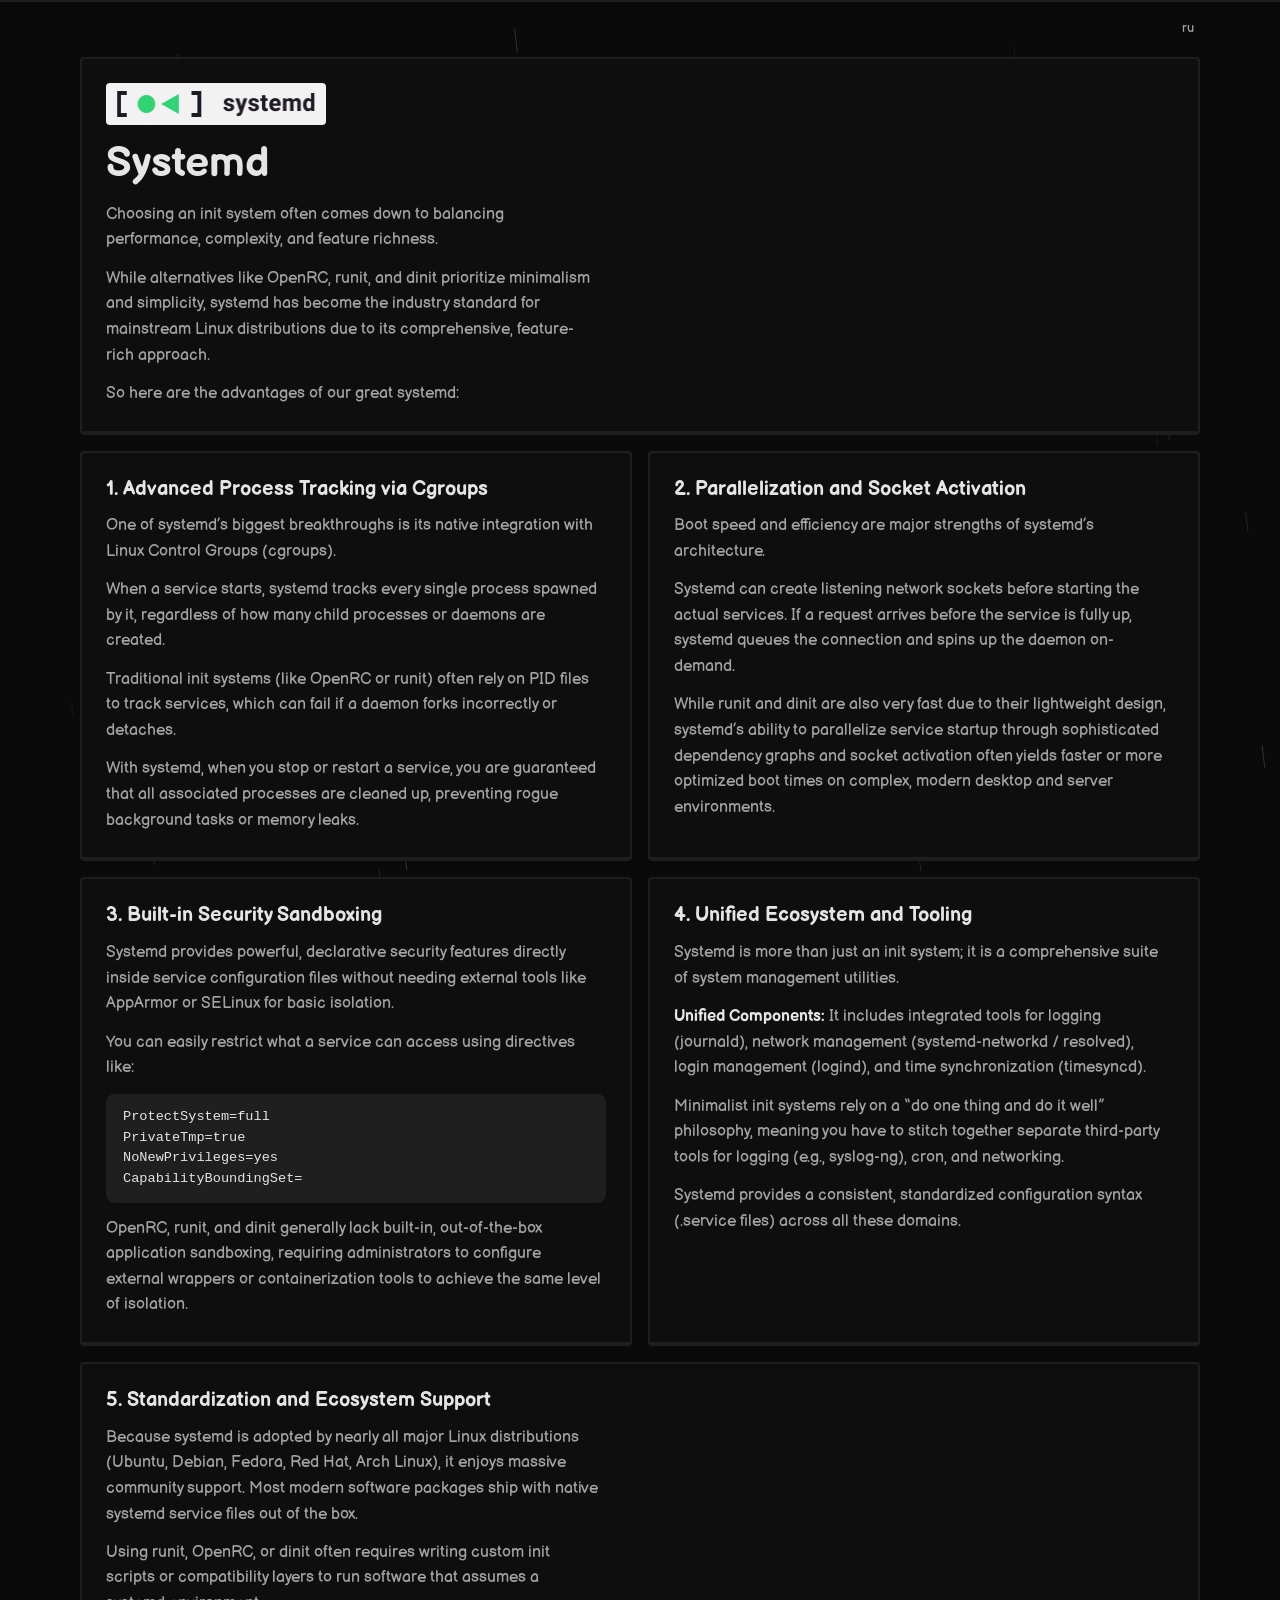
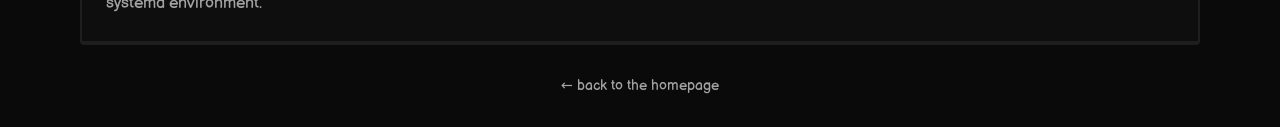
<file: systemd/index.html>
<!doctype html>
<html lang="en">
  <head>
    <meta charset="UTF-8" />
    <meta name="viewport" content="width=device-width, initial-scale=1.0" />
    <meta
      name="description"
      content="Notes on systemd: why it became the standard init system and its main advantages over OpenRC, runit, and dinit."
    />
    <link rel="icon" type="image/png" href="../img/root/avatar.png" />
    <title>Systemd</title>
    <link rel="stylesheet" href="../style.css" />
    <link
      rel="preload"
      href="../fonts/balsamiq-sans-regular-latin.woff2"
      as="font"
      type="font/woff2"
      crossorigin
    />
    <style>
      h2 {
        margin: 0;
        font-size: 1.5rem;
        color: var(--text);
        line-height: 1.2;
      }

      .page-title {
        font-size: clamp(1.8rem, 5vw, 2.6rem);
      }

      .muted strong {
        color: var(--text);
      }

      .hero-img {
        display: block;
        width: 220px;
        max-width: 100%;
        height: auto;
        margin: 0 0 0.9rem;
        padding: 0.5rem 0.7rem;
        border-radius: 4px;
        background: #f2f2f2;
      }

      .code-block {
        width: 100%;
        margin: 0.8rem 0 0;
        padding: 0.8rem 1rem;
        overflow-x: auto;
        border: 1px solid var(--border);
        border-radius: 8px;
        background: var(--surface-raised);
        color: var(--text);
        font-family: ui-monospace, SFMono-Regular, Menlo, Consolas, monospace;
        font-size: 0.85rem;
        line-height: 1.5;
      }
    </style>
  </head>
  <body>
    <canvas id="rain" aria-hidden="true"></canvas>
    <div class="progress-wrap" aria-hidden="true">
      <div class="progress-bar"></div>
    </div>
    <div class="page-shell">
      <div class="topbar-wrap">
        <div class="lang-switcher lang-switcher--plain">
          <a
            href="../ru/systemd/"
            hreflang="ru"
            lang="ru"
            aria-label="Switch to Russian"
            >ru</a
          >
        </div>
      </div>

      <div class="layout">
        <main class="content">
          <section class="hero pane" aria-label="What is systemd">
            <img
              class="hero-img"
              src="../img/assets/systemd.webp"
              alt="systemd logo"
            />
            <h1 class="page-title">Systemd</h1>
            <p class="muted">
              Choosing an init system often comes down to balancing
              performance, complexity, and feature richness.
            </p>
            <p class="muted">
              While alternatives like OpenRC, runit, and dinit prioritize
              minimalism and simplicity, systemd has become the industry
              standard for mainstream Linux distributions due to its
              comprehensive, feature-rich approach.
            </p>
            <p class="muted">So here are the advantages of our great systemd:</p>
          </section>

          <section class="pane-grid" aria-label="Advantages of systemd">
            <article class="pane">
              <h3>1. Advanced Process Tracking via Cgroups</h3>
              <p class="muted">
                One of systemd&rsquo;s biggest breakthroughs is its native
                integration with Linux Control Groups (cgroups).
              </p>
              <p class="muted">
                When a service starts, systemd tracks every single process
                spawned by it, regardless of how many child processes or daemons
                are created.
              </p>
              <p class="muted">
                Traditional init systems (like OpenRC or runit) often rely on
                PID files to track services, which can fail if a daemon forks
                incorrectly or detaches.
              </p>
              <p class="muted">
                With systemd, when you stop or restart a service, you are
                guaranteed that all associated processes are cleaned up,
                preventing rogue background tasks or memory leaks.
              </p>
            </article>

            <article class="pane">
              <h3>2. Parallelization and Socket Activation</h3>
              <p class="muted">
                Boot speed and efficiency are major strengths of systemd&rsquo;s
                architecture.
              </p>
              <p class="muted">
                Systemd can create listening network sockets before starting the
                actual services. If a request arrives before the service is fully
                up, systemd queues the connection and spins up the daemon
                on-demand.
              </p>
              <p class="muted">
                While runit and dinit are also very fast due to their lightweight
                design, systemd&rsquo;s ability to parallelize service startup
                through sophisticated dependency graphs and socket activation
                often yields faster or more optimized boot times on complex,
                modern desktop and server environments.
              </p>
            </article>

            <article class="pane">
              <h3>3. Built-in Security Sandboxing</h3>
              <p class="muted">
                Systemd provides powerful, declarative security features directly
                inside service configuration files without needing external
                tools like AppArmor or SELinux for basic isolation.
              </p>
              <p class="muted">
                You can easily restrict what a service can access using
                directives like:
              </p>
              <pre class="code-block"><code>ProtectSystem=full
PrivateTmp=true
NoNewPrivileges=yes
CapabilityBoundingSet=</code></pre>
              <p class="muted">
                OpenRC, runit, and dinit generally lack built-in,
                out-of-the-box application sandboxing, requiring administrators
                to configure external wrappers or containerization tools to
                achieve the same level of isolation.
              </p>
            </article>

            <article class="pane">
              <h3>4. Unified Ecosystem and Tooling</h3>
              <p class="muted">
                Systemd is more than just an init system; it is a comprehensive
                suite of system management utilities.
              </p>
              <p class="muted">
                <strong>Unified Components:</strong> It includes integrated tools
                for logging (journald), network management (systemd-networkd /
                resolved), login management (logind), and time synchronization
                (timesyncd).
              </p>
              <p class="muted">
                Minimalist init systems rely on a &ldquo;do one thing and do it
                well&rdquo; philosophy, meaning you have to stitch together
                separate third-party tools for logging (e.g., syslog-ng), cron,
                and networking.
              </p>
              <p class="muted">
                Systemd provides a consistent, standardized configuration syntax
                (.service files) across all these domains.
              </p>
            </article>

            <article class="pane span-all">
              <h3>5. Standardization and Ecosystem Support</h3>
              <p class="muted">
                Because systemd is adopted by nearly all major Linux
                distributions (Ubuntu, Debian, Fedora, Red Hat, Arch Linux), it
                enjoys massive community support. Most modern software packages
                ship with native systemd service files out of the box.
              </p>
              <p class="muted">
                Using runit, OpenRC, or dinit often requires writing custom init
                scripts or compatibility layers to run software that assumes a
                systemd environment.
              </p>
            </article>
          </section>
        </main>
      </div>

      <footer class="footer">
        <a class="text-link" href="../">&larr; back to the homepage</a>
      </footer>
    </div>
    <script src="../scripts/rain.js" defer></script>
    <script src="../scripts/progress.js" defer></script>
  </body>
</html>
</file>
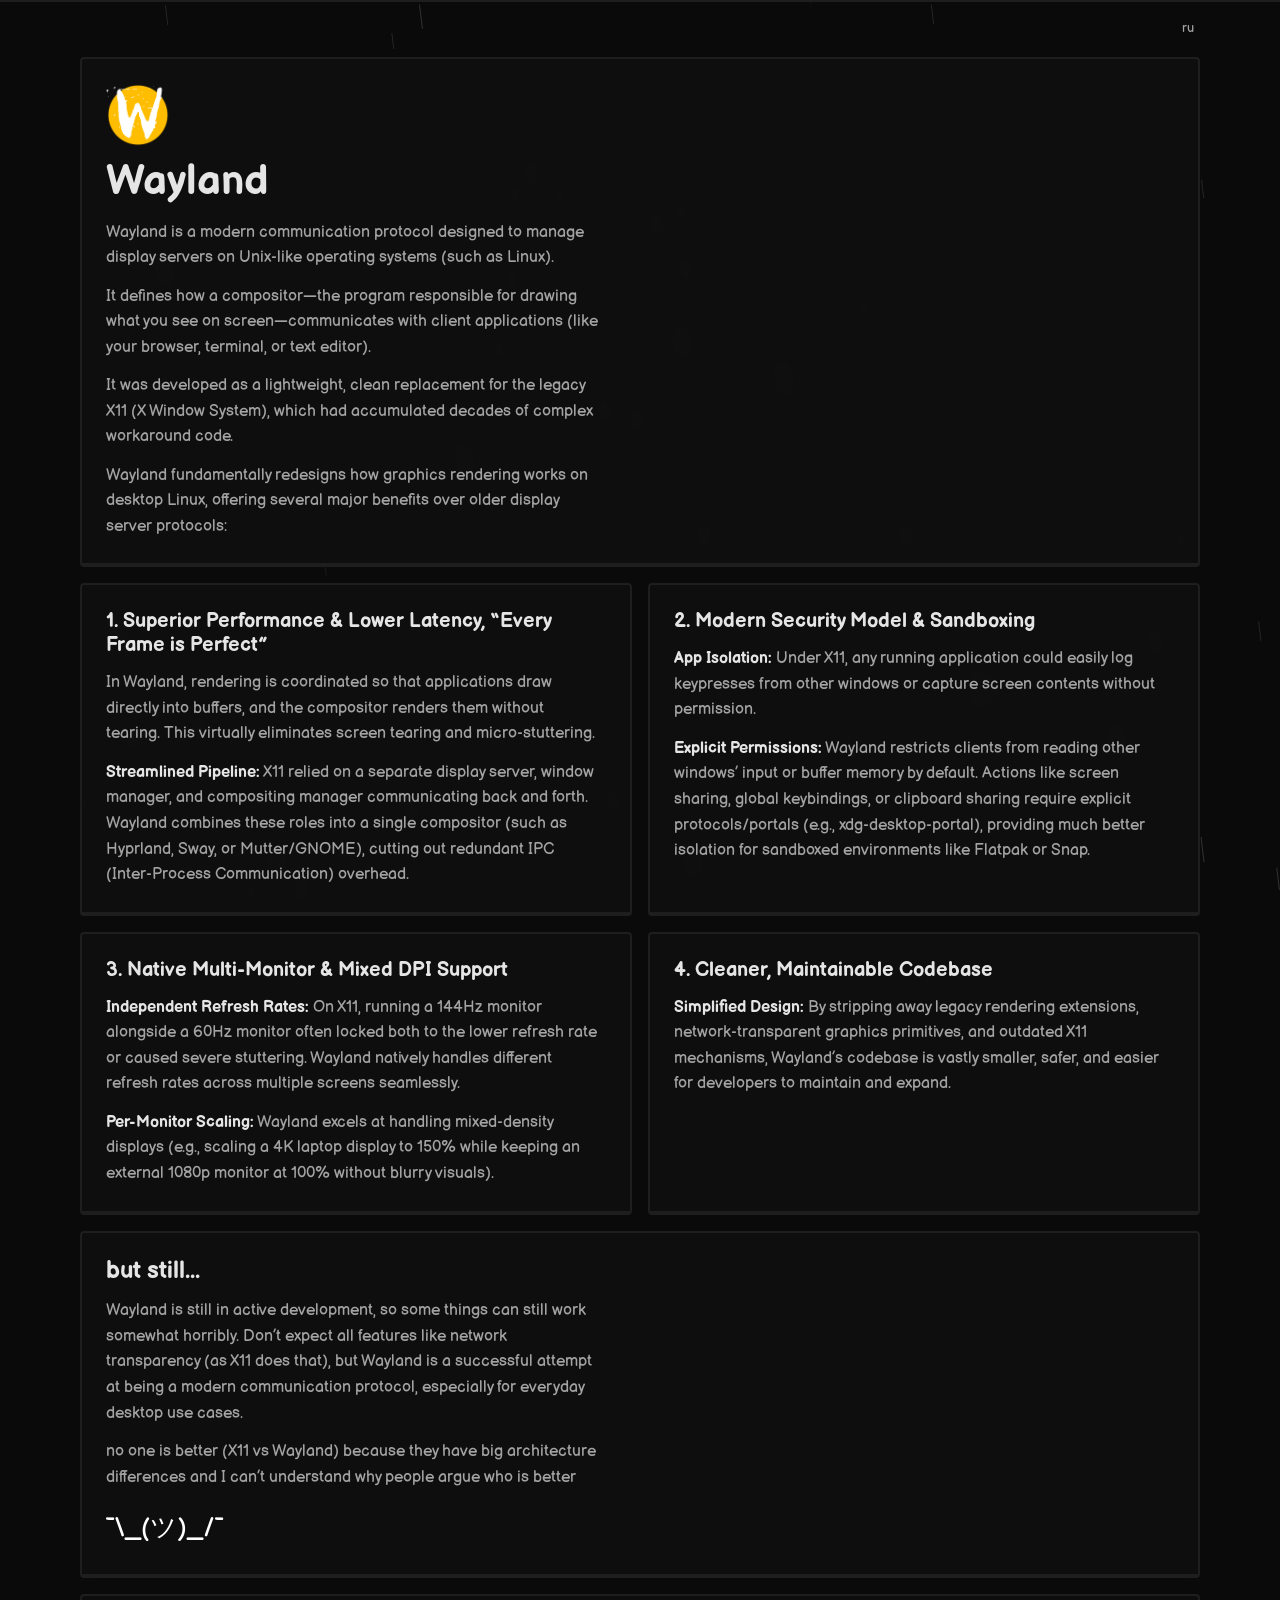
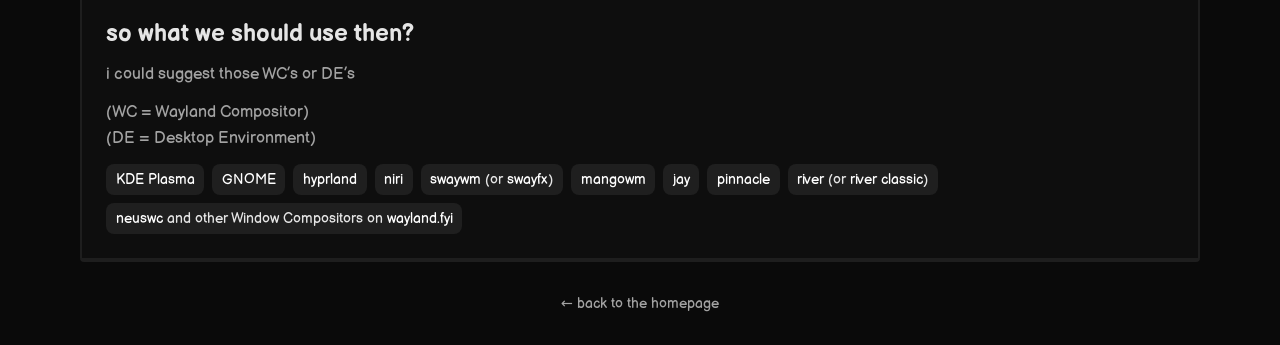
<file: wayland/index.html>
<!doctype html>
<html lang="en">
  <head>
    <meta charset="UTF-8" />
    <meta name="viewport" content="width=device-width, initial-scale=1.0" />
    <meta
      name="description"
      content="Notes on Wayland: what it is, how it improves on X11, and which compositors or desktop environments to use."
    />
    <link rel="icon" type="image/png" href="../img/root/avatar.png" />
    <title>Wayland</title>
    <link rel="stylesheet" href="../style.css" />
    <link
      rel="preload"
      href="../fonts/balsamiq-sans-regular-latin.woff2"
      as="font"
      type="font/woff2"
      crossorigin
    />
    <style>
      h2 {
        margin: 0;
        font-size: 1.5rem;
        color: var(--text);
        line-height: 1.2;
      }

      .page-title {
        font-size: clamp(1.8rem, 5vw, 2.6rem);
      }

      .muted strong {
        color: var(--text);
      }

      .chip-list li {
        background: var(--surface-raised);
        padding: 0.25rem 0.6rem;
        border-radius: 8px;
        font-size: 0.9rem;
      }

      .chip-list li a {
        background: transparent;
        padding: 0;
      }

      .hero-img {
        display: block;
        width: 64px;
        max-width: 100%;
        height: auto;
        margin: 0 0 0.6rem;
      }

      .shrug {
        margin: 1.2rem 0 0;
        color: var(--accent);
        font-size: clamp(1.2rem, 4vw, 1.6rem);
        user-select: none;
      }
    </style>
  </head>
  <body>
    <canvas id="rain" aria-hidden="true"></canvas>
    <div class="progress-wrap" aria-hidden="true">
      <div class="progress-bar"></div>
    </div>
    <div class="page-shell">
      <div class="topbar-wrap">
        <div class="lang-switcher lang-switcher--plain">
          <a
            href="../ru/wayland/"
            hreflang="ru"
            lang="ru"
            aria-label="Switch to Russian"
            >ru</a
          >
        </div>
      </div>

      <div class="layout">
        <main class="content">
          <section class="hero pane" aria-label="What is Wayland">
            <img
              class="hero-img"
              src="../img/assets/wayland.webp"
              alt="Wayland logo"
            />
            <h1 class="page-title">Wayland</h1>
            <p class="muted">
              Wayland is a modern communication protocol designed to manage
              display servers on Unix-like operating systems (such as Linux).
            </p>
            <p class="muted">
              It defines how a compositor&mdash;the program responsible for
              drawing what you see on screen&mdash;communicates with client
              applications (like your browser, terminal, or text editor).
            </p>
            <p class="muted">
              It was developed as a lightweight, clean replacement for the
              legacy X11 (X Window System), which had accumulated decades of
              complex workaround code.
            </p>
            <p class="muted">
              Wayland fundamentally redesigns how graphics rendering works on
              desktop Linux, offering several major benefits over older display
              server protocols:
            </p>
          </section>

          <section class="pane-grid" aria-label="Benefits of Wayland">
            <article class="pane">
              <h3>
                1. Superior Performance &amp; Lower Latency, &ldquo;Every Frame
                is Perfect&rdquo;
              </h3>
              <p class="muted">
                In Wayland, rendering is coordinated so that applications draw
                directly into buffers, and the compositor renders them without
                tearing. This virtually eliminates screen tearing and
                micro-stuttering.
              </p>
              <p class="muted">
                <strong>Streamlined Pipeline:</strong> X11 relied on a separate
                display server, window manager, and compositing manager
                communicating back and forth. Wayland combines these roles into
                a single compositor (such as Hyprland, Sway, or Mutter/GNOME),
                cutting out redundant IPC (Inter-Process Communication)
                overhead.
              </p>
            </article>

            <article class="pane">
              <h3>2. Modern Security Model &amp; Sandboxing</h3>
              <p class="muted">
                <strong>App Isolation:</strong> Under X11, any running
                application could easily log keypresses from other windows or
                capture screen contents without permission.
              </p>
              <p class="muted">
                <strong>Explicit Permissions:</strong> Wayland restricts clients
                from reading other windows&rsquo; input or buffer memory by
                default. Actions like screen sharing, global keybindings, or
                clipboard sharing require explicit protocols/portals (e.g.,
                xdg-desktop-portal), providing much better isolation for
                sandboxed environments like Flatpak or Snap.
              </p>
            </article>

            <article class="pane">
              <h3>3. Native Multi-Monitor &amp; Mixed DPI Support</h3>
              <p class="muted">
                <strong>Independent Refresh Rates:</strong> On X11, running a
                144Hz monitor alongside a 60Hz monitor often locked both to the
                lower refresh rate or caused severe stuttering. Wayland natively
                handles different refresh rates across multiple screens
                seamlessly.
              </p>
              <p class="muted">
                <strong>Per-Monitor Scaling:</strong> Wayland excels at handling
                mixed-density displays (e.g., scaling a 4K laptop display to
                150% while keeping an external 1080p monitor at 100% without
                blurry visuals).
              </p>
            </article>

            <article class="pane">
              <h3>4. Cleaner, Maintainable Codebase</h3>
              <p class="muted">
                <strong>Simplified Design:</strong> By stripping away legacy
                rendering extensions, network-transparent graphics primitives,
                and outdated X11 mechanisms, Wayland&rsquo;s codebase is vastly
                smaller, safer, and easier for developers to maintain and
                expand.
              </p>
            </article>
          </section>

          <section class="pane" aria-label="But still">
            <h2>but still...</h2>
            <p class="muted">
              Wayland is still in active development, so some things can still
              work somewhat horribly. Don&rsquo;t expect all features like
              network transparency (as X11 does that), but Wayland is a
              successful attempt at being a modern communication protocol,
              especially for everyday desktop use cases.
            </p>
            <p class="muted">
              no one is better (X11 vs Wayland) because they have big
              architecture differences and I can&rsquo;t understand why people
              argue who is better
            </p>
            <p class="shrug">¯\_(ツ)_/¯</p>
          </section>

          <section class="pane" aria-label="What to use">
            <h2>so what we should use then?</h2>
            <p class="muted">i could suggest those WC&rsquo;s or DE&rsquo;s</p>
            <p class="muted">
              (WC = Wayland Compositor)<br />
              (DE = Desktop Environment)
            </p>
            <ul class="chip-list">
              <li>
                <a
                  href="https://kde.org/plasma-desktop/"
                  target="_blank"
                  rel="noopener noreferrer"
                  >KDE Plasma</a
                >
              </li>
              <li>
                <a
                  href="https://www.gnome.org/"
                  target="_blank"
                  rel="noopener noreferrer"
                  >GNOME</a
                >
              </li>
              <li>
                <a
                  href="https://hypr.land/"
                  target="_blank"
                  rel="noopener noreferrer"
                  >hyprland</a
                >
              </li>
              <li>
                <a
                  href="https://github.com/niri-wm/niri"
                  target="_blank"
                  rel="noopener noreferrer"
                  >niri</a
                >
              </li>
              <li>
                <a
                  href="https://swaywm.org/"
                  target="_blank"
                  rel="noopener noreferrer"
                  >swaywm</a
                >
                (or
                <a
                  href="https://github.com/wlrfx/swayfx"
                  target="_blank"
                  rel="noopener noreferrer"
                  >swayfx</a
                >)
              </li>
              <li>
                <a
                  href="https://github.com/mangowm/mango"
                  target="_blank"
                  rel="noopener noreferrer"
                  >mangowm</a
                >
              </li>
              <li>
                <a
                  href="https://github.com/mahkoh/jay"
                  target="_blank"
                  rel="noopener noreferrer"
                  >jay</a
                >
              </li>
              <li>
                <a
                  href="https://github.com/pinnacle-comp/pinnacle"
                  target="_blank"
                  rel="noopener noreferrer"
                  >pinnacle</a
                >
              </li>
              <li>
                <a
                  href="https://codeberg.org/river/river"
                  target="_blank"
                  rel="noopener noreferrer"
                  >river</a
                >
                (or
                <a
                  href="https://codeberg.org/river/river-classic"
                  target="_blank"
                  rel="noopener noreferrer"
                  >river classic</a
                >)
              </li>
              <li>
                <a
                  href="https://codeberg.org/shar/neuswc"
                  target="_blank"
                  rel="noopener noreferrer"
                  >neuswc</a
                >
                and other Window Compositors on
                <a
                  href="https://wayland.fyi/"
                  target="_blank"
                  rel="noopener noreferrer"
                  >wayland.fyi</a
                >
              </li>
            </ul>
          </section>
        </main>
      </div>

      <footer class="footer">
        <a class="text-link" href="../">&larr; back to the homepage</a>
      </footer>
    </div>
    <script src="../scripts/rain.js" defer></script>
    <script src="../scripts/progress.js" defer></script>
  </body>
</html>
</file>
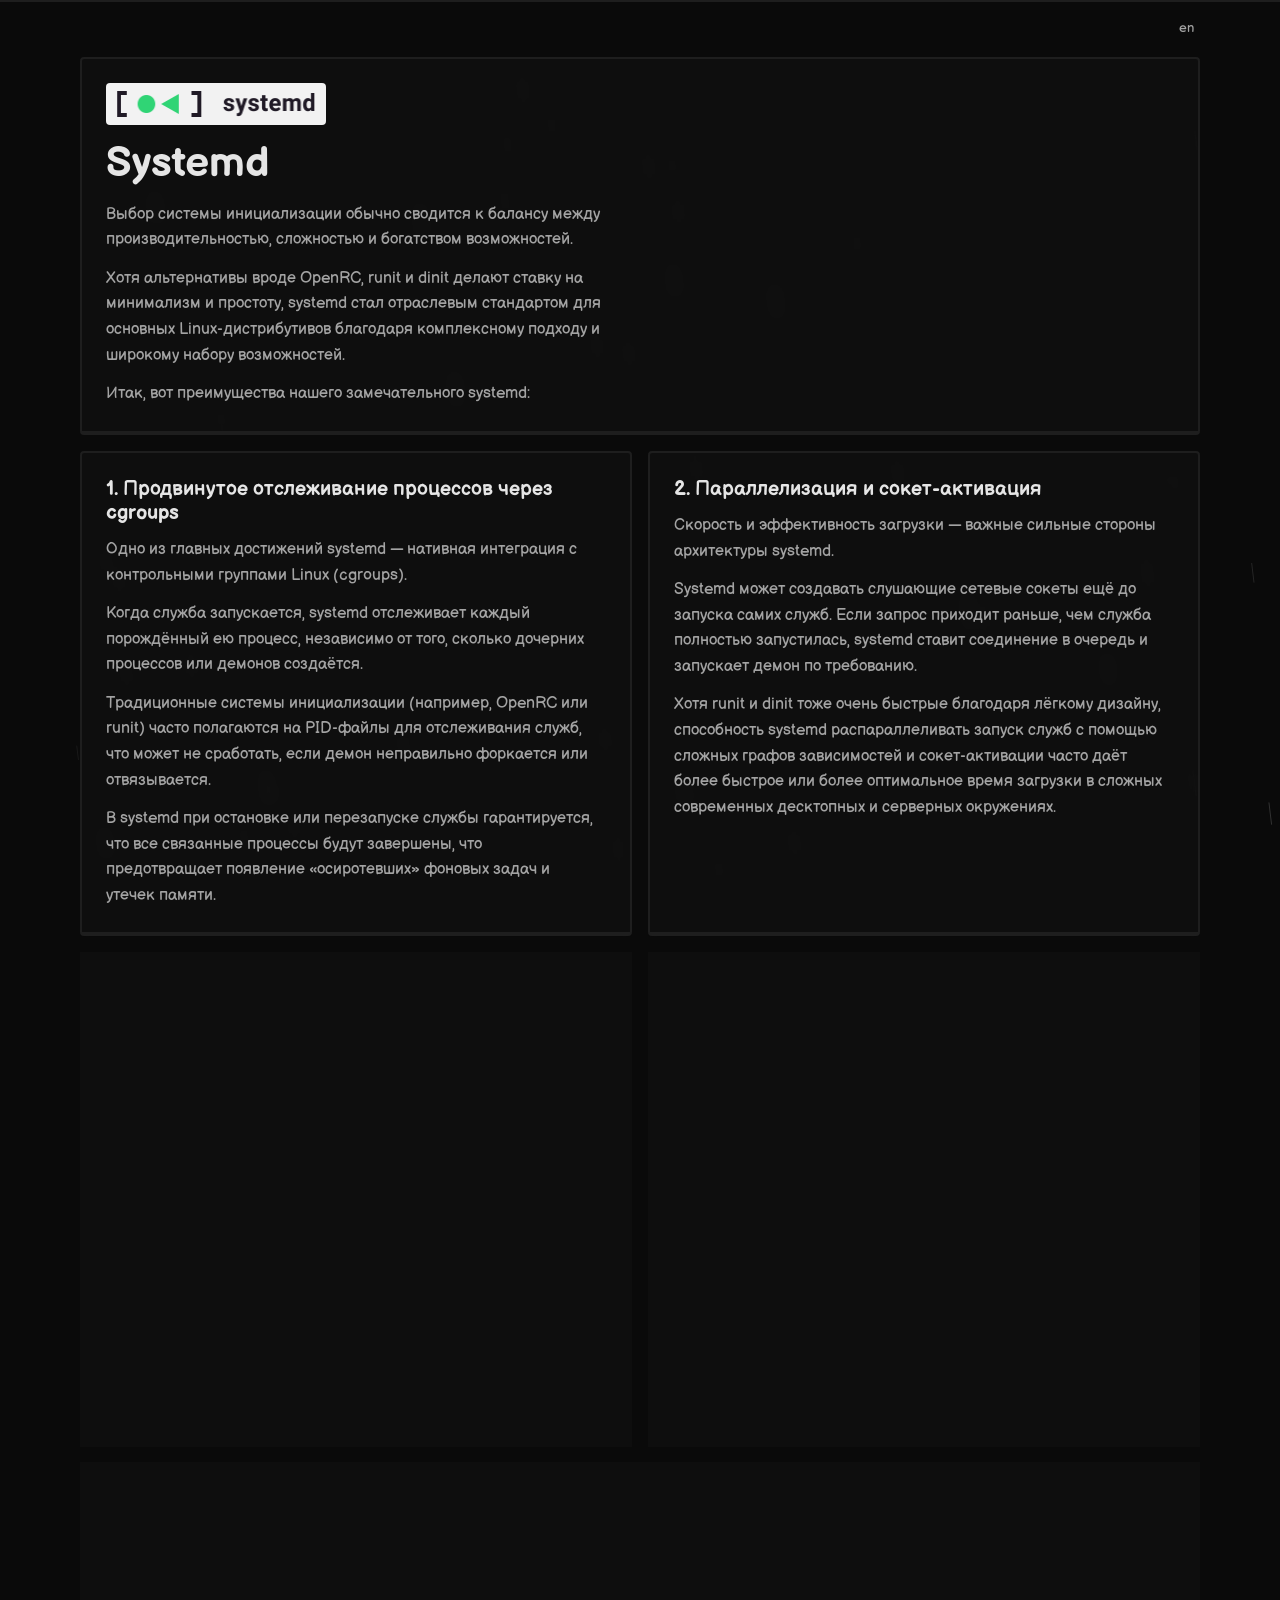
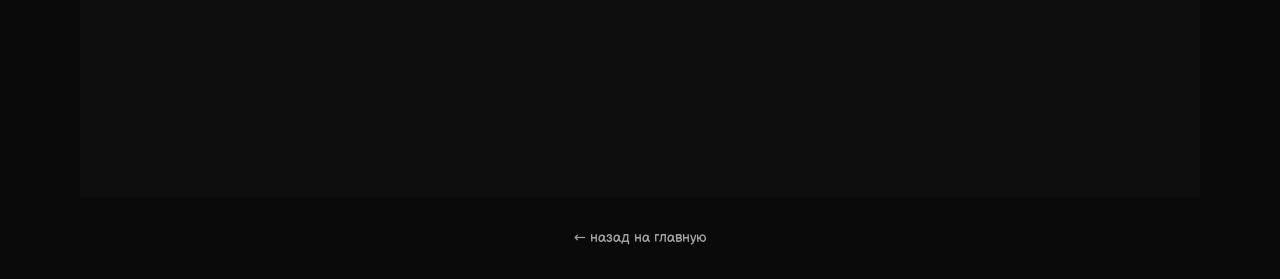
<file: ru/systemd/index.html>
<!doctype html>
<html lang="ru">
  <head>
    <meta charset="UTF-8" />
    <meta name="viewport" content="width=device-width, initial-scale=1.0" />
    <meta
      name="description"
      content="Заметки о systemd: почему он стал стандартной системой инициализации и в чём его основные преимущества перед OpenRC, runit и dinit."
    />
    <link rel="icon" type="image/png" href="../../img/root/avatar.png" />
    <title>Systemd</title>
    <link rel="stylesheet" href="../../style.css" />
    <link
      rel="preload"
      href="../../fonts/balsamiq-sans-regular-latin.woff2"
      as="font"
      type="font/woff2"
      crossorigin
    />
    <style>
      h2 {
        margin: 0;
        font-size: 1.5rem;
        color: var(--text);
        line-height: 1.2;
      }

      .page-title {
        font-size: clamp(1.8rem, 5vw, 2.6rem);
      }

      .muted strong {
        color: var(--text);
      }

      .hero-img {
        display: block;
        width: 220px;
        max-width: 100%;
        height: auto;
        margin: 0 0 0.9rem;
        padding: 0.5rem 0.7rem;
        border-radius: 4px;
        background: #f2f2f2;
      }

      .code-block {
        width: 100%;
        margin: 0.8rem 0 0;
        padding: 0.8rem 1rem;
        overflow-x: auto;
        border: 1px solid var(--border);
        border-radius: 8px;
        background: var(--surface-raised);
        color: var(--text);
        font-family: ui-monospace, SFMono-Regular, Menlo, Consolas, monospace;
        font-size: 0.85rem;
        line-height: 1.5;
      }
    </style>
  </head>
  <body>
    <canvas id="rain" aria-hidden="true"></canvas>
    <div class="progress-wrap" aria-hidden="true">
      <div class="progress-bar"></div>
    </div>
    <div class="page-shell">
      <div class="topbar-wrap">
        <div class="lang-switcher lang-switcher--plain">
          <a
            href="../../systemd/"
            hreflang="en"
            lang="en"
            aria-label="Переключить на английский"
            >en</a
          >
        </div>
      </div>

      <div class="layout">
        <main class="content">
          <section class="hero pane" aria-label="Что такое systemd">
            <img
              class="hero-img"
              src="../../img/assets/systemd.webp"
              alt="Логотип systemd"
            />
            <h1 class="page-title">Systemd</h1>
            <p class="muted">
              Выбор системы инициализации обычно сводится к балансу между
              производительностью, сложностью и богатством возможностей.
            </p>
            <p class="muted">
              Хотя альтернативы вроде OpenRC, runit и dinit делают ставку на
              минимализм и простоту, systemd стал отраслевым стандартом для
              основных Linux-дистрибутивов благодаря комплексному подходу и
              широкому набору возможностей.
            </p>
            <p class="muted">
              Итак, вот преимущества нашего замечательного systemd:
            </p>
          </section>

          <section class="pane-grid" aria-label="Преимущества systemd">
            <article class="pane">
              <h3>1. Продвинутое отслеживание процессов через cgroups</h3>
              <p class="muted">
                Одно из главных достижений systemd&nbsp;&mdash; нативная
                интеграция с контрольными группами Linux (cgroups).
              </p>
              <p class="muted">
                Когда служба запускается, systemd отслеживает каждый порождённый
                ею процесс, независимо от того, сколько дочерних процессов или
                демонов создаётся.
              </p>
              <p class="muted">
                Традиционные системы инициализации (например, OpenRC или runit)
                часто полагаются на PID-файлы для отслеживания служб, что может
                не сработать, если демон неправильно форкается или отвязывается.
              </p>
              <p class="muted">
                В systemd при остановке или перезапуске службы гарантируется, что
                все связанные процессы будут завершены, что предотвращает
                появление «осиротевших» фоновых задач и утечек памяти.
              </p>
            </article>

            <article class="pane">
              <h3>2. Параллелизация и сокет-активация</h3>
              <p class="muted">
                Скорость и эффективность загрузки&nbsp;&mdash; важные сильные
                стороны архитектуры systemd.
              </p>
              <p class="muted">
                Systemd может создавать слушающие сетевые сокеты ещё до запуска
                самих служб. Если запрос приходит раньше, чем служба полностью
                запустилась, systemd ставит соединение в очередь и запускает
                демон по требованию.
              </p>
              <p class="muted">
                Хотя runit и dinit тоже очень быстрые благодаря лёгкому дизайну,
                способность systemd распараллеливать запуск служб с помощью
                сложных графов зависимостей и сокет-активации часто даёт более
                быстрое или более оптимальное время загрузки в сложных
                современных десктопных и серверных окружениях.
              </p>
            </article>

            <article class="pane">
              <h3>3. Встроенная песочница безопасности</h3>
              <p class="muted">
                Systemd предоставляет мощные декларативные средства безопасности
                прямо в конфигурационных файлах служб, не требуя внешних
                инструментов вроде AppArmor или SELinux для базовой изоляции.
              </p>
              <p class="muted">
                Вы можете легко ограничить доступ службы к системе с помощью
                таких директив:
              </p>
              <pre class="code-block"><code>ProtectSystem=full
PrivateTmp=true
NoNewPrivileges=yes
CapabilityBoundingSet=</code></pre>
              <p class="muted">
                OpenRC, runit и dinit, как правило, не имеют встроенной «из
                коробки» песочницы для приложений, поэтому администраторам
                приходится настраивать внешние обёртки или инструменты
                контейнеризации, чтобы добиться такого же уровня изоляции.
              </p>
            </article>

            <article class="pane">
              <h3>4. Единая экосистема и инструменты</h3>
              <p class="muted">
                Systemd&nbsp;&mdash; это больше, чем просто система инициализации;
                это комплексный набор утилит для управления системой.
              </p>
              <p class="muted">
                <strong>Единые компоненты:</strong> он включает интегрированные
                инструменты для логирования (journald), управления сетью
                (systemd-networkd / resolved), управления входом (logind) и
                синхронизации времени (timesyncd).
              </p>
              <p class="muted">
                Минималистичные системы инициализации следуют философии «делай
                одну вещь и делай её хорошо», а значит, для логирования
                (например, syslog-ng), cron и сети приходится собирать вместе
                отдельные сторонние инструменты.
              </p>
              <p class="muted">
                Systemd обеспечивает единообразный стандартизированный синтаксис
                конфигурации (.service-файлы) во всех этих областях.
              </p>
            </article>

            <article class="pane span-all">
              <h3>5. Стандартизация и поддержка экосистемы</h3>
              <p class="muted">
                Поскольку systemd используется почти во всех крупных
                Linux-дистрибутивах (Ubuntu, Debian, Fedora, Red Hat, Arch
                Linux), он пользуется огромной поддержкой сообщества. Большинство
                современных программ поставляются с нативными systemd-юнитами из
                коробки.
              </p>
              <p class="muted">
                При использовании runit, OpenRC или dinit часто приходится писать
                собственные init-скрипты или слои совместимости, чтобы запускать
                программы, которые рассчитывают на окружение systemd.
              </p>
            </article>
          </section>
        </main>
      </div>

      <footer class="footer">
        <a class="text-link" href="../">&larr; назад на главную</a>
      </footer>
    </div>
    <script src="../../scripts/rain.js" defer></script>
    <script src="../../scripts/progress.js" defer></script>
  </body>
</html>
</file>
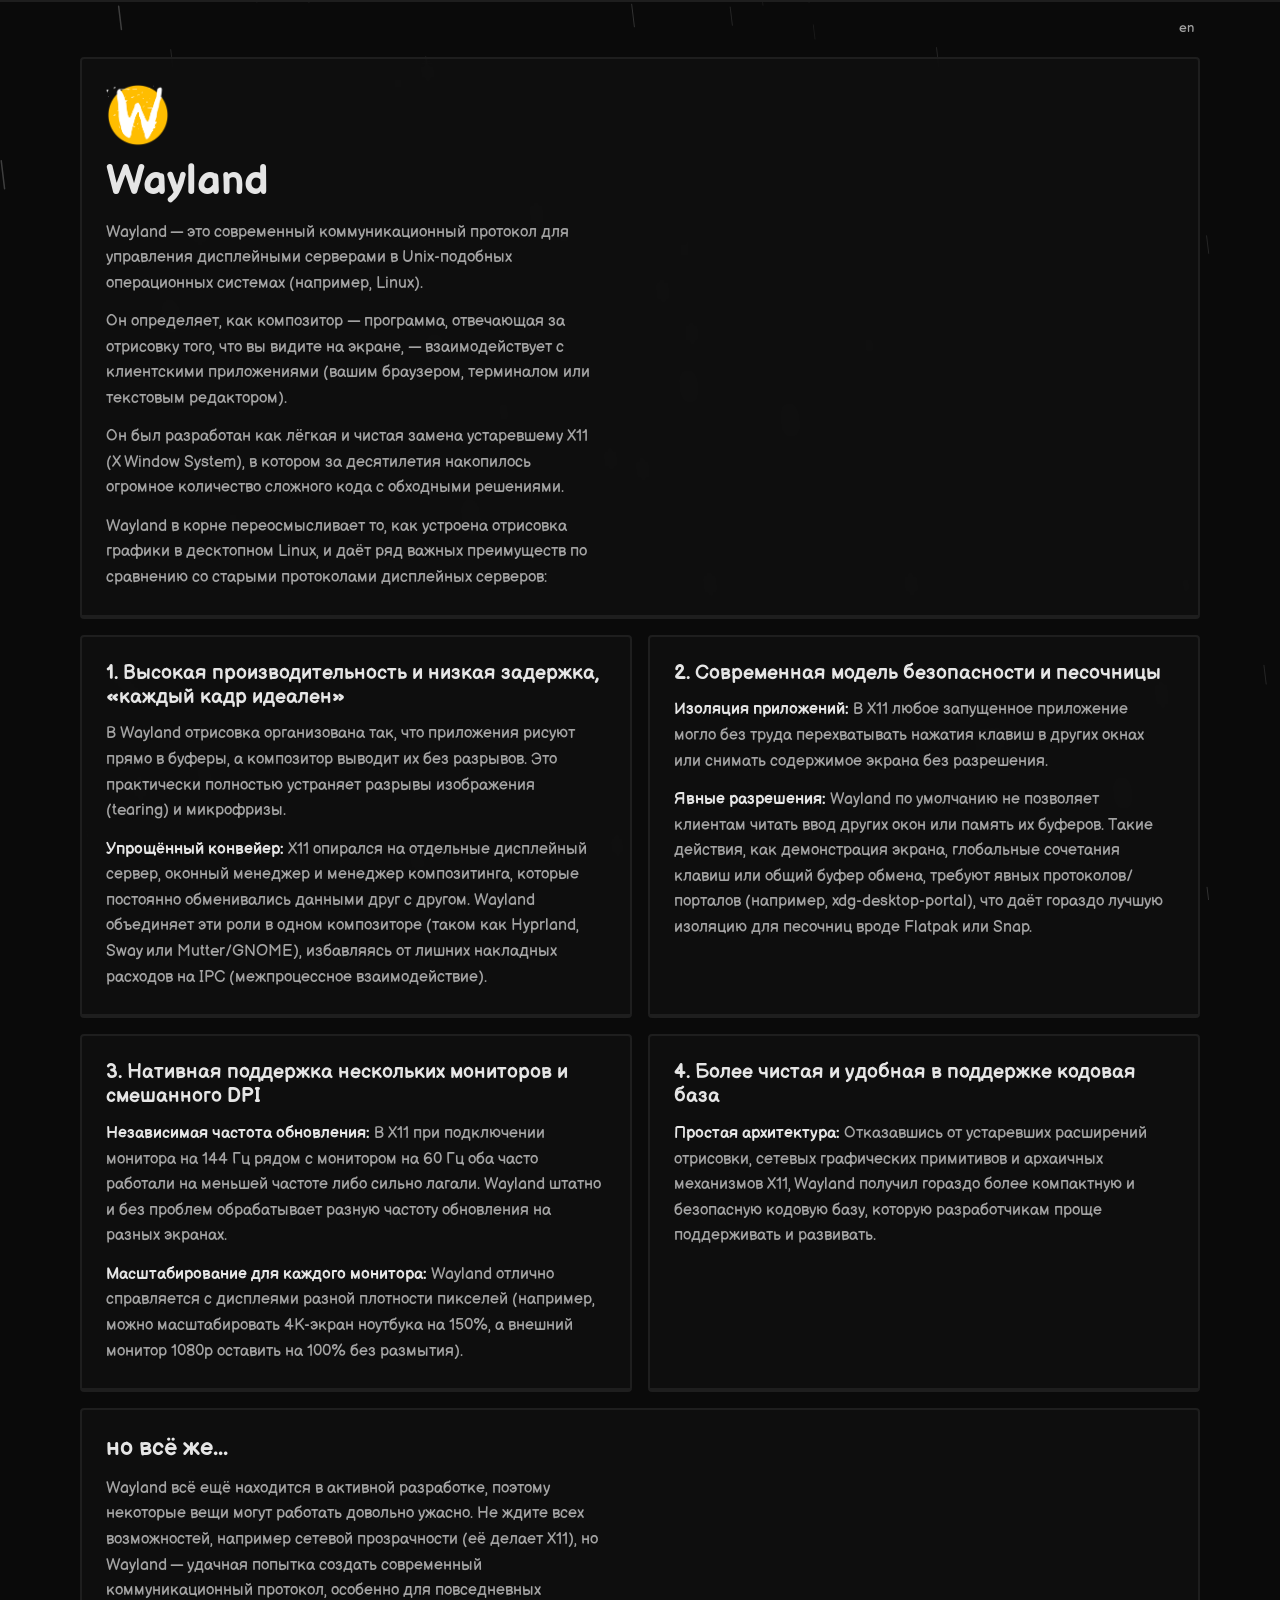
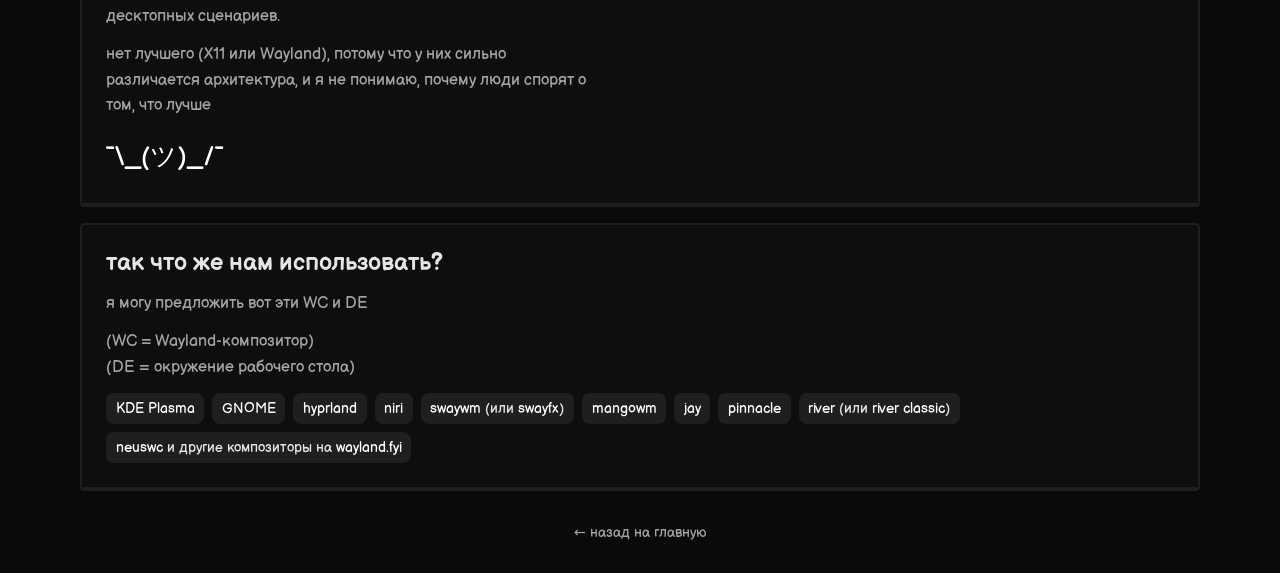
<file: ru/wayland/index.html>
<!doctype html>
<html lang="ru">
  <head>
    <meta charset="UTF-8" />
    <meta name="viewport" content="width=device-width, initial-scale=1.0" />
    <meta
      name="description"
      content="Заметки о Wayland: что это такое, чем он лучше X11 и какие композиторы или окружения рабочего стола использовать."
    />
    <link rel="icon" type="image/png" href="../../img/root/avatar.png" />
    <title>Wayland</title>
    <link rel="stylesheet" href="../../style.css" />
    <link
      rel="preload"
      href="../../fonts/balsamiq-sans-regular-latin.woff2"
      as="font"
      type="font/woff2"
      crossorigin
    />
    <style>
      h2 {
        margin: 0;
        font-size: 1.5rem;
        color: var(--text);
        line-height: 1.2;
      }

      .page-title {
        font-size: clamp(1.8rem, 5vw, 2.6rem);
      }

      .muted strong {
        color: var(--text);
      }

      .chip-list li {
        background: var(--surface-raised);
        padding: 0.25rem 0.6rem;
        border-radius: 8px;
        font-size: 0.9rem;
      }

      .chip-list li a {
        background: transparent;
        padding: 0;
      }

      .hero-img {
        display: block;
        width: 64px;
        max-width: 100%;
        height: auto;
        margin: 0 0 0.6rem;
      }

      .shrug {
        margin: 1.2rem 0 0;
        color: var(--accent);
        font-size: clamp(1.2rem, 4vw, 1.6rem);
        user-select: none;
      }
    </style>
  </head>
  <body>
    <canvas id="rain" aria-hidden="true"></canvas>
    <div class="progress-wrap" aria-hidden="true">
      <div class="progress-bar"></div>
    </div>
    <div class="page-shell">
      <div class="topbar-wrap">
        <div class="lang-switcher lang-switcher--plain">
          <a
            href="../../wayland/"
            hreflang="en"
            lang="en"
            aria-label="Переключить на английский"
            >en</a
          >
        </div>
      </div>

      <div class="layout">
        <main class="content">
          <section class="hero pane" aria-label="Что такое Wayland">
            <img
              class="hero-img"
              src="../../img/assets/wayland.webp"
              alt="Логотип Wayland"
            />
            <h1 class="page-title">Wayland</h1>
            <p class="muted">
              Wayland — это современный коммуникационный протокол для управления
              дисплейными серверами в Unix-подобных операционных системах
              (например, Linux).
            </p>
            <p class="muted">
              Он определяет, как композитор&nbsp;&mdash; программа, отвечающая
              за отрисовку того, что вы видите на экране,&nbsp;&mdash;
              взаимодействует с клиентскими приложениями (вашим браузером,
              терминалом или текстовым редактором).
            </p>
            <p class="muted">
              Он был разработан как лёгкая и чистая замена устаревшему X11 (X
              Window System), в котором за десятилетия накопилось огромное
              количество сложного кода с обходными решениями.
            </p>
            <p class="muted">
              Wayland в корне переосмысливает то, как устроена отрисовка графики
              в десктопном Linux, и даёт ряд важных преимуществ по сравнению со
              старыми протоколами дисплейных серверов:
            </p>
          </section>

          <section class="pane-grid" aria-label="Преимущества Wayland">
            <article class="pane">
              <h3>
                1. Высокая производительность и низкая задержка, &laquo;каждый
                кадр идеален&raquo;
              </h3>
              <p class="muted">
                В Wayland отрисовка организована так, что приложения рисуют
                прямо в буферы, а композитор выводит их без разрывов. Это
                практически полностью устраняет разрывы изображения (tearing) и
                микрофризы.
              </p>
              <p class="muted">
                <strong>Упрощённый конвейер:</strong> X11 опирался на отдельные
                дисплейный сервер, оконный менеджер и менеджер композитинга,
                которые постоянно обменивались данными друг с другом. Wayland
                объединяет эти роли в одном композиторе (таком как Hyprland,
                Sway или Mutter/GNOME), избавляясь от лишних накладных расходов
                на IPC (межпроцессное взаимодействие).
              </p>
            </article>

            <article class="pane">
              <h3>2. Современная модель безопасности и песочницы</h3>
              <p class="muted">
                <strong>Изоляция приложений:</strong> В X11 любое запущенное
                приложение могло без труда перехватывать нажатия клавиш в других
                окнах или снимать содержимое экрана без разрешения.
              </p>
              <p class="muted">
                <strong>Явные разрешения:</strong> Wayland по умолчанию не
                позволяет клиентам читать ввод других окон или память их
                буферов. Такие действия, как демонстрация экрана, глобальные
                сочетания клавиш или общий буфер обмена, требуют явных
                протоколов/порталов (например, xdg-desktop-portal), что даёт
                гораздо лучшую изоляцию для песочниц вроде Flatpak или Snap.
              </p>
            </article>

            <article class="pane">
              <h3>
                3. Нативная поддержка нескольких мониторов и смешанного DPI
              </h3>
              <p class="muted">
                <strong>Независимая частота обновления:</strong> В X11 при
                подключении монитора на 144&nbsp;Гц рядом с монитором на
                60&nbsp;Гц оба часто работали на меньшей частоте либо сильно
                лагали. Wayland штатно и без проблем обрабатывает разную частоту
                обновления на разных экранах.
              </p>
              <p class="muted">
                <strong>Масштабирование для каждого монитора:</strong> Wayland
                отлично справляется с дисплеями разной плотности пикселей
                (например, можно масштабировать 4K-экран ноутбука на 150%, а
                внешний монитор 1080p оставить на 100% без размытия).
              </p>
            </article>

            <article class="pane">
              <h3>4. Более чистая и удобная в поддержке кодовая база</h3>
              <p class="muted">
                <strong>Простая архитектура:</strong> Отказавшись от устаревших
                расширений отрисовки, сетевых графических примитивов и архаичных
                механизмов X11, Wayland получил гораздо более компактную и
                безопасную кодовую базу, которую разработчикам проще
                поддерживать и развивать.
              </p>
            </article>
          </section>

          <section class="pane" aria-label="Но всё же">
            <h2>но всё же...</h2>
            <p class="muted">
              Wayland всё ещё находится в активной разработке, поэтому некоторые
              вещи могут работать довольно ужасно. Не ждите всех возможностей,
              например сетевой прозрачности (её делает X11), но Wayland —
              удачная попытка создать современный коммуникационный протокол,
              особенно для повседневных десктопных сценариев.
            </p>
            <p class="muted">
              нет лучшего (X11 или Wayland), потому что у них сильно различается
              архитектура, и я не понимаю, почему люди спорят о том, что лучше
            </p>
            <p class="shrug">¯\_(ツ)_/¯</p>
          </section>

          <section class="pane" aria-label="Что использовать">
            <h2>так что же нам использовать?</h2>
            <p class="muted">я могу предложить вот эти WC и DE</p>
            <p class="muted">
              (WC = Wayland-композитор)<br />
              (DE = окружение рабочего стола)
            </p>
            <ul class="chip-list">
              <li>
                <a
                  href="https://kde.org/plasma-desktop/"
                  target="_blank"
                  rel="noopener noreferrer"
                  >KDE Plasma</a
                >
              </li>
              <li>
                <a
                  href="https://www.gnome.org/"
                  target="_blank"
                  rel="noopener noreferrer"
                  >GNOME</a
                >
              </li>
              <li>
                <a
                  href="https://hypr.land/"
                  target="_blank"
                  rel="noopener noreferrer"
                  >hyprland</a
                >
              </li>
              <li>
                <a
                  href="https://github.com/niri-wm/niri"
                  target="_blank"
                  rel="noopener noreferrer"
                  >niri</a
                >
              </li>
              <li>
                <a
                  href="https://swaywm.org/"
                  target="_blank"
                  rel="noopener noreferrer"
                  >swaywm</a
                >
                (или
                <a
                  href="https://github.com/wlrfx/swayfx"
                  target="_blank"
                  rel="noopener noreferrer"
                  >swayfx</a
                >)
              </li>
              <li>
                <a
                  href="https://github.com/mangowm/mango"
                  target="_blank"
                  rel="noopener noreferrer"
                  >mangowm</a
                >
              </li>
              <li>
                <a
                  href="https://github.com/mahkoh/jay"
                  target="_blank"
                  rel="noopener noreferrer"
                  >jay</a
                >
              </li>
              <li>
                <a
                  href="https://github.com/pinnacle-comp/pinnacle"
                  target="_blank"
                  rel="noopener noreferrer"
                  >pinnacle</a
                >
              </li>
              <li>
                <a
                  href="https://codeberg.org/river/river"
                  target="_blank"
                  rel="noopener noreferrer"
                  >river</a
                >
                (или
                <a
                  href="https://codeberg.org/river/river-classic"
                  target="_blank"
                  rel="noopener noreferrer"
                  >river classic</a
                >)
              </li>
              <li>
                <a
                  href="https://codeberg.org/shar/neuswc"
                  target="_blank"
                  rel="noopener noreferrer"
                  >neuswc</a
                >
                и другие композиторы на
                <a
                  href="https://wayland.fyi/"
                  target="_blank"
                  rel="noopener noreferrer"
                  >wayland.fyi</a
                >
              </li>
            </ul>
          </section>
        </main>
      </div>

      <footer class="footer">
        <a class="text-link" href="../">&larr; назад на главную</a>
      </footer>
    </div>
    <script src="../../scripts/rain.js" defer></script>
    <script src="../../scripts/progress.js" defer></script>
  </body>
</html>
</file>
<file: style.css>
:root {
  --background: #0a0a0a;
  --surface: #111111;
  --surface-raised: #1f1f1f;
  --border: #1e1e1e;
  --text: #e5e5e5;
  --muted: #a3a3a3;
  --subtle: #737373;
  --accent: #ffffff;
  --link: #e5e5e5;
}

@font-face {
  font-family: "Balsamiq Sans";
  src: url("fonts/balsamiq-sans-regular-cyrillic-ext.woff2") format("woff2");
  font-style: normal;
  font-weight: 400;
  font-display: swap;
  unicode-range:
    U+0460-052F, U+1C80-1C8A, U+20B4, U+2DE0-2DFF, U+A640-A69F, U+FE2E-FE2F;
}
@font-face {
  font-family: "Balsamiq Sans";
  src: url("fonts/balsamiq-sans-regular-cyrillic.woff2") format("woff2");
  font-style: normal;
  font-weight: 400;
  font-display: swap;
  unicode-range: U+0301, U+0400-045F, U+0490-0491, U+04B0-04B1, U+2116;
}
@font-face {
  font-family: "Balsamiq Sans";
  src: url("fonts/balsamiq-sans-regular-latin-ext.woff2") format("woff2");
  font-style: normal;
  font-weight: 400;
  font-display: swap;
  unicode-range:
    U+0100-02BA, U+02BD-02C5, U+02C7-02CC, U+02CE-02D7, U+02DD-02FF, U+0304,
    U+0308, U+0329, U+1D00-1DBF, U+1E00-1E9F, U+1EF2-1EFF, U+2020, U+20A0-20AB,
    U+20AD-20C4, U+2113, U+2C60-2C7F, U+A720-A7FF;
}
@font-face {
  font-family: "Balsamiq Sans";
  src: url("fonts/balsamiq-sans-regular-latin.woff2") format("woff2");
  font-style: normal;
  font-weight: 400;
  font-display: swap;
  unicode-range:
    U+0000-00FF, U+0131, U+0152-0153, U+02BB-02BC, U+02C6, U+02DA, U+02DC,
    U+0304, U+0308, U+0329, U+2000-206F, U+20AC, U+2122, U+2191, U+2193, U+2212,
    U+2215, U+FEFF, U+FFFD;
}
@font-face {
  font-family: "Balsamiq Sans";
  src: url("fonts/balsamiq-sans-bold-cyrillic-ext.woff2") format("woff2");
  font-style: normal;
  font-weight: 700;
  font-display: swap;
  unicode-range:
    U+0460-052F, U+1C80-1C8A, U+20B4, U+2DE0-2DFF, U+A640-A69F, U+FE2E-FE2F;
}
@font-face {
  font-family: "Balsamiq Sans";
  src: url("fonts/balsamiq-sans-bold-cyrillic.woff2") format("woff2");
  font-style: normal;
  font-weight: 700;
  font-display: swap;
  unicode-range: U+0301, U+0400-045F, U+0490-0491, U+04B0-04B1, U+2116;
}
@font-face {
  font-family: "Balsamiq Sans";
  src: url("fonts/balsamiq-sans-bold-latin-ext.woff2") format("woff2");
  font-style: normal;
  font-weight: 700;
  font-display: swap;
  unicode-range:
    U+0100-02BA, U+02BD-02C5, U+02C7-02CC, U+02CE-02D7, U+02DD-02FF, U+0304,
    U+0308, U+0329, U+1D00-1DBF, U+1E00-1E9F, U+1EF2-1EFF, U+2020, U+20A0-20AB,
    U+20AD-20C4, U+2113, U+2C60-2C7F, U+A720-A7FF;
}
@font-face {
  font-family: "Balsamiq Sans";
  src: url("fonts/balsamiq-sans-bold-latin.woff2") format("woff2");
  font-style: normal;
  font-weight: 700;
  font-display: swap;
  unicode-range:
    U+0000-00FF, U+0131, U+0152-0153, U+02BB-02BC, U+02C6, U+02DA, U+02DC,
    U+0304, U+0308, U+0329, U+2000-206F, U+20AC, U+2122, U+2191, U+2193, U+2212,
    U+2215, U+FEFF, U+FFFD;
}
* {
  box-sizing: border-box;
}

[hidden] {
  display: none !important;
}

body {
  min-width: 320px;
  margin: 0;
  background: var(--background);
  color: var(--text);
  font-family: "Balsamiq Sans", "Comic Sans MS", "DejaVu Sans", sans-serif;
  line-height: 1.6;
}

#rain {
  position: fixed;
  inset: 0;
  width: 100vw;
  height: 100vh;
  z-index: -1;
  pointer-events: none;
  will-change: transform;
  transform: translateZ(0);
}


a {
  color: var(--accent);
  text-decoration: none;
}

.swatch {
  display: inline-block;
  width: 1.2em;
  height: 1.2em;
  background: #ffffff;
  border: 1px solid var(--border);
  vertical-align: -0.3em;
  margin-left: 0.4em;
}

a:hover,
a:focus-visible {
  color: var(--link);
  text-decoration: underline;
  text-underline-offset: 0.2em;
}

.page-shell {
  width: min(1120px, calc(100% - 2rem));
  margin: 0 auto;
  padding: 1rem 0;
}

.pane {
  border: 2px solid var(--border);
  border-bottom: 4px solid var(--border);
  border-radius: 4px;
  background: rgba(17, 17, 17, 0.75);
  -webkit-backdrop-filter: blur(6px);
  backdrop-filter: blur(6px);
}

.topbar,
.footer {
  display: flex;
  align-items: center;
  justify-content: center;
  gap: 1rem;
  padding: 0.85rem 1rem;
}

.topbar {
  width: fit-content;
  max-width: 100%;
  margin: 0 auto;
  padding: 0.85rem 2rem;
  text-align: center;
}

.topbar nav {
  display: flex;
  flex-wrap: wrap;
  justify-content: center;
  align-items: center;
  gap: 1rem;
  font-size: 0.9rem;
}

.topbar-wrap {
  display: flex;
  justify-content: space-between;
  align-items: center;
  gap: 0.5rem;
  flex-wrap: wrap;
}

.topbar-wrap .topbar {
  margin: 0;
}

.topbar-wrap > .lang-switcher {
  margin-left: auto;
}

.lang-switcher {
  display: flex;
  align-items: center;
  padding: 0.45rem 0.7rem;
  font-size: 0.8rem;
}

.lang-switcher a {
  border-radius: 4px;
  padding: 0.15rem 0.4rem;
  color: var(--muted);
}

.lang-switcher a:hover {
  color: var(--accent);
  text-decoration: underline;
  text-underline-offset: 0.2em;
}

.lang-switcher a:focus-visible {
  outline: 2px solid var(--accent);
  outline-offset: 2px;
}

.lang-switcher--plain {
  background: transparent;
  border: none;
  padding: 0;
}

.layout {
  margin: 1rem 0;
}

.content {
  display: grid;
  gap: 1rem;
  min-width: 0;
}

.hero,
.content > .pane,
.pane-grid .pane {
  padding: 1.5rem;
}

.hero {
  display: block;
}

.profile-picture {
  width: 175px;
  margin: 0.8rem 0 0;
  border-radius: 4px;
  height: auto;
  border: 2px solid var(--accent);
  object-fit: cover;
}

.profile-details dl {
  margin: 0;
}

.profile-details h3 {
  margin-bottom: 0.8rem;
}

.profile-details strong {
  color: var(--text);
}

.subheading {
  margin-top: 1.5rem;
  padding-top: 1.5rem;
  border-top: 2px solid var(--border);
  width: 100%;
}

.eyebrow {
  margin: 0 0 0.2rem;
  color: var(--muted);
  font-size: 0.72rem;
  font-weight: 700;
  letter-spacing: 0.12em;
  text-transform: uppercase;
}

h1 {
  font-size: 1.5rem;
  margin: 0;
  color: var(--text);
  line-height: 1.2;
}

h3 {
  font-size: 1.25rem;
  margin: 0;
  color: var(--text);
  line-height: 1.2;
}

.visually-hidden {
  position: absolute;
  width: 1px;
  height: 1px;
  margin: -1px;
  padding: 0;
  overflow: hidden;
  clip: rect(0 0 0 0);
  white-space: nowrap;
  border: 0;
}

.span-all {
  grid-column: 1 / -1;
}

.section-intro {
  grid-column: 1 / -1;
  margin: 0;
  max-width: 55ch;
  border-radius: 4px;
  color: var(--muted);
}

.inline-icon {
  width: 1em;
  height: 1em;
  vertical-align: -0.12em;
  margin-right: 0.35em;
}

.fact-list {
  display: grid;
  gap: 0.2rem;
  margin: 0.8rem 0 0;
}

.fact-list > div {
  display: flex;
  flex-wrap: wrap;
  column-gap: 0.5rem;
}

.fact-list dt::after {
  content: ":";
}

.fact-list dt {
  display: inline;
  color: var(--text);
  font-weight: 700;
}

.fact-list dd {
  display: inline;
  margin: 0;
  color: var(--muted);
}

.chip-list {
  display: flex;
  flex-wrap: wrap;
  gap: 0.5rem;
  margin: 0.8rem 0 0;
  padding: 0;
  list-style: none;
}

.chip-list a {
  display: inline-block;
  background: var(--surface-raised);
  padding: 0.25rem 0.6rem;
  border-radius: 8px;
  font-size: 0.9rem;
}

.muted {
  max-width: 55ch;
  margin: 0.8rem 0 0;
  color: var(--muted);
}

.now-playing {
  color: var(--muted);
  font-size: 0.95rem;
  overflow-wrap: anywhere;
}

.pane-grid .pane.now-playing-pane {
  flex-direction: row;
  flex-wrap: wrap;
  align-content: flex-start;
  align-items: center;
  align-self: start;
  gap: 0.75rem 1.25rem;
  padding-bottom: 0.75rem;
}

.pane-grid .pane.now-playing-pane h3 {
  flex: 0 0 auto;
  width: 100%;
  padding-bottom: 0.5rem;
  border-bottom: 2px solid var(--border);
}

.pane-grid .pane.now-playing-pane .now-playing-row {
  display: flex;
  align-items: center;
  gap: 0.75rem;
  flex: 1 1 100%;
  width: 100%;
  margin: 0;
}

.now-playing-cover {
  width: 48px;
  height: 48px;
  flex: 0 0 auto;
  border-radius: 4px;
  border: 2px solid var(--border);
  object-fit: cover;
  margin-left: auto;
}

.now-playing-cover-placeholder {
  align-items: center;
  justify-content: center;
  background: var(--surface-raised);
  color: var(--subtle);
  font-size: 1.25rem;
  line-height: 1;
  user-select: none;
}

.pane-grid {
  display: grid;
  grid-template-columns: repeat(2, minmax(0, 1fr));
  gap: 1rem;
}

.section-divider {
  grid-column: 1 / -1;
  border-bottom: 2px solid var(--border);
  padding-bottom: 0.5rem;
}

.pane-grid .pane {
  display: flex;
  flex-direction: column;
  align-items: flex-start;
}

.bio-grid .pane p:not(.eyebrow) {
  margin: 0;
}

.text-link {
  display: inline-block;
  margin-top: 1.25rem;
  color: var(--accent);
  font-size: 0.9rem;
}

blockquote {
  max-width: 42rem;
  margin: 0;
  user-select: none;
  color: var(--accent);
  font-size: clamp(1.2rem, 3vw, 1.7rem);
}

.quote-pane {
  cursor: pointer;
}

.quote-pane:hover {
  border-color: var(--accent);
}

.quote-pane:focus-visible {
  outline: 2px solid var(--accent);
  outline-offset: 2px;
}

.quote-pane blockquote {
  margin-top: 0.8rem;
  font-size: 1rem;
  max-width: 100%;
}

.quote-pane blockquote p {
  margin: 0;
  color: var(--text);
}

.quote-pane blockquote footer {
  margin-top: 0.5rem;
  color: var(--muted);
  font-size: 0.9rem;
}

.quote-hint {
  display: inline;
  border-radius: 4px;
  color: var(--muted);
  font-size: 0.8rem;
  font-weight: 400;
  cursor: pointer;
}

.quote-hint:hover {
  color: var(--accent);
}

.quote-hint:focus-visible {
  outline: 2px solid var(--accent);
  outline-offset: 2px;
}

.footer {
  position: relative;
  justify-content: center;
  text-align: center;
  color: var(--subtle);
  font-size: 0.85rem;
}

.footer a {
  color: var(--muted);
}

.footer .text-link {
  margin-top: 0;
}

.footer-badges {
  flex-direction: column;
  gap: 0.6rem;
}

.badge-row {
  display: flex;
  flex-wrap: wrap;
  justify-content: center;
  align-items: center;
  gap: 0.5rem;
}

.badge-row a {
  display: inline-block;
  line-height: 0;
}

.badge-row img {
  display: block;
  height: 31px;
  width: auto;
}

.webring-container {
  display: flex;
  justify-content: center;
  max-width: 100%;
}

.webring-widget {
  display: flex;
  flex-wrap: wrap;
  align-items: center;
  justify-content: center;
  gap: 0.65rem;
  padding: 0.35rem 0.75rem;
  border: 2px solid var(--border);
  border-bottom: 4px solid var(--border);
  border-radius: 8px;
  background: var(--surface);
  color: var(--muted);
  font-size: 0.85rem;
}

.webring-widget a {
  color: var(--text);
}

.webring-widget a:focus-visible {
  outline: 2px solid var(--accent);
  outline-offset: 3px;
}

.progress-wrap {
  position: fixed;
  inset: 0 0 auto 0;
  width: 100%;
  height: 2px;
  background: var(--border);
  z-index: 50;
  pointer-events: none;
}

.progress-bar {
  height: 100%;
  width: 0%;
  background: var(--accent);
}

@media (max-width: 700px) {
  .pane-grid {
    grid-template-columns: 1fr;
  }

  .pane-grid .pane.now-playing-pane {
    flex-direction: column;
    flex-wrap: nowrap;
    align-items: flex-start;
    gap: 0;
  }

  .pane-grid .pane.now-playing-pane .now-playing-row {
    flex: 0 0 auto;
    margin: 0.8rem 0 0;
  }

  .footer {
    align-items: flex-start;
    flex-direction: column;
  }

  .topbar {
    width: fit-content;
    max-width: 100%;
    margin: 0 auto;
    align-items: center;
    flex-direction: column;
    text-align: center;
  }

  .topbar-wrap {
    flex-direction: row;
    align-items: center;
    justify-content: space-between;
  }

  .topbar-wrap .topbar {
    margin: 0 auto;
  }

  .topbar nav {
    justify-content: center;
  }

  .footer-badges {
    align-items: center;
  }
}
</file>
